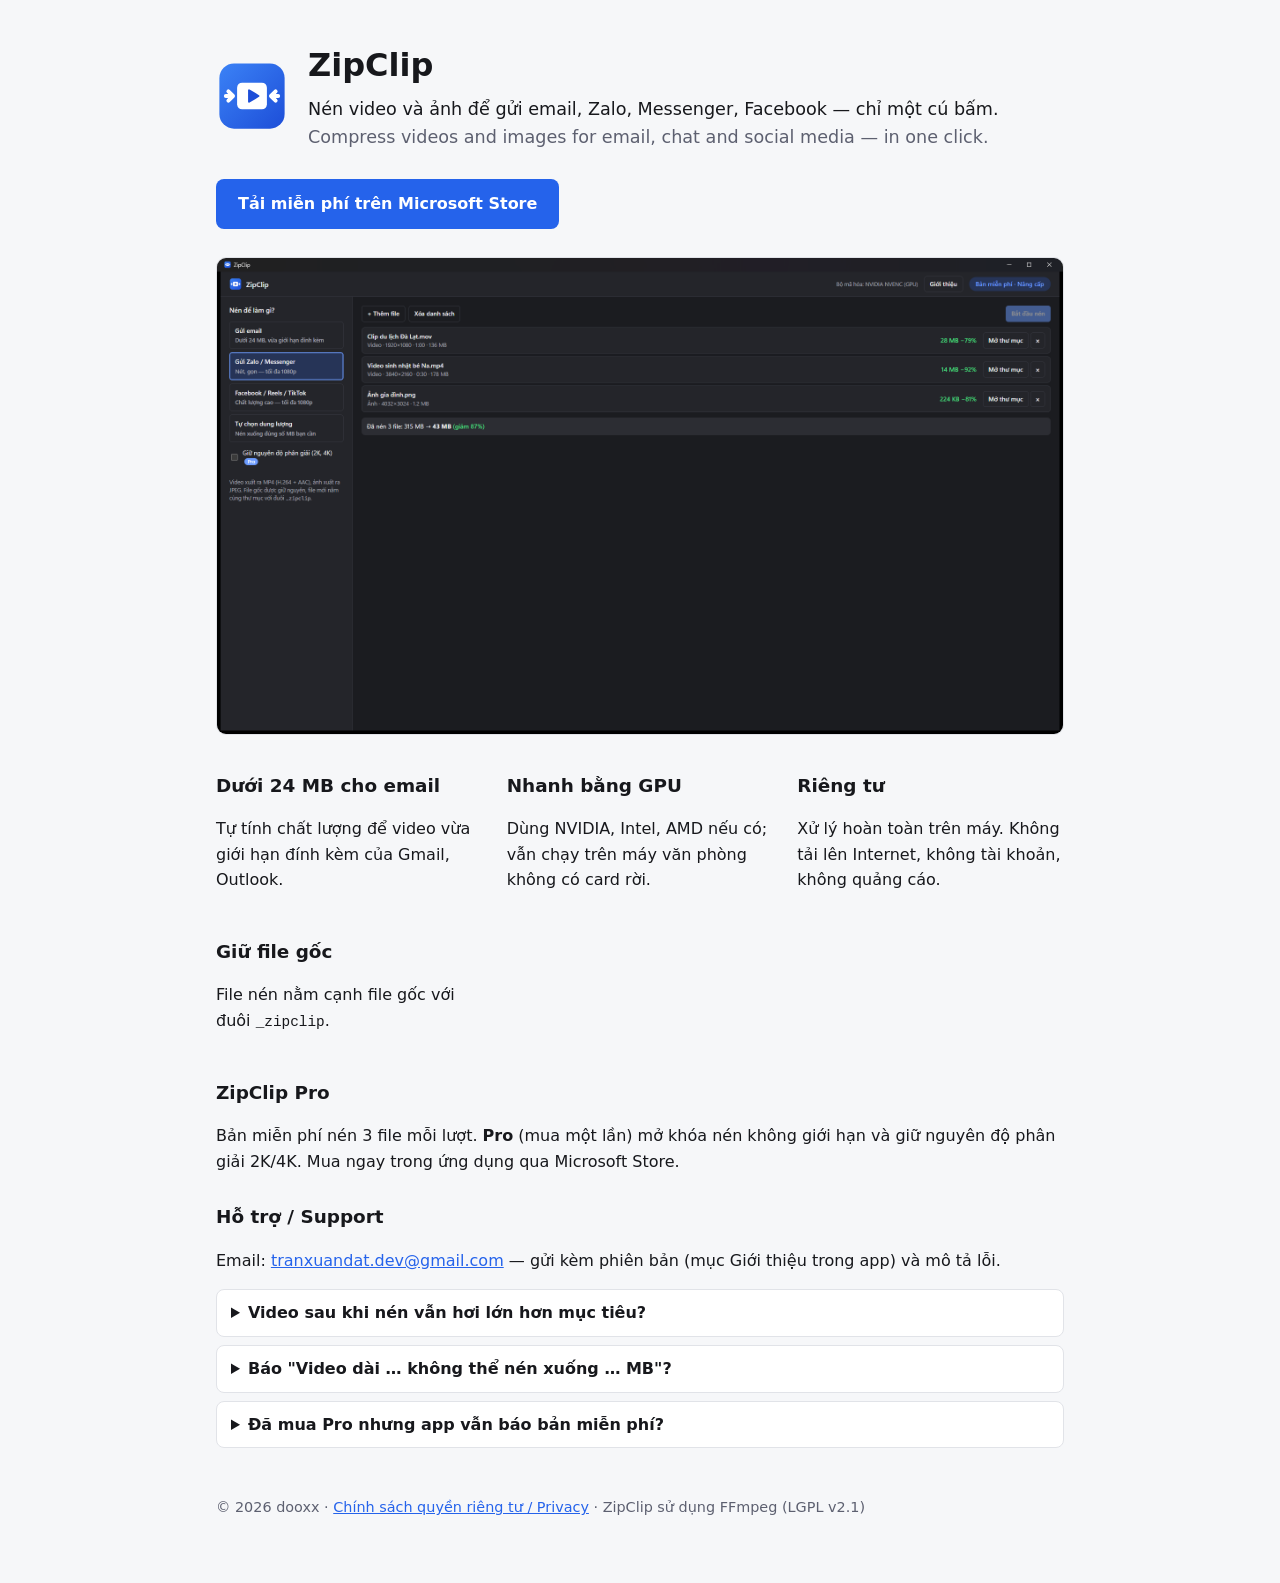
<file: index.html>
<!doctype html>
<html lang="vi">
<head>
  <meta charset="utf-8">
  <meta name="viewport" content="width=device-width, initial-scale=1">
  <title>ZipClip — Nén video, ảnh để gửi email, Zalo, Facebook</title>
  <meta name="description" content="Nén video và ảnh xuống dưới 24 MB để gửi email, Zalo, Messenger, Facebook. Chạy offline trên Windows, tăng tốc bằng card đồ họa.">
  <link rel="icon" href="app-icon.svg">
  <link rel="stylesheet" href="style.css">
</head>
<body>
  <main class="page">
    <header class="hero">
      <img src="app-icon.svg" alt="" width="72" height="72">
      <div>
        <h1>ZipClip</h1>
        <p class="lead">Nén video và ảnh để gửi email, Zalo, Messenger, Facebook — chỉ một cú bấm.</p>
        <p class="lead muted" lang="en">Compress videos and images for email, chat and social media — in one click.</p>
      </div>
    </header>

    <p class="cta">
      <a class="button" href="https://apps.microsoft.com/detail/9MW42WNGJGQQ">Tải miễn phí trên Microsoft Store</a>
    </p>

    <img class="shot" src="screenshots/vi-2-ket-qua.png" alt="ZipClip nén 3 file từ 315 MB xuống 43 MB">

    <section class="grid">
      <div><h2>Dưới 24 MB cho email</h2><p>Tự tính chất lượng để video vừa giới hạn đính kèm của Gmail, Outlook.</p></div>
      <div><h2>Nhanh bằng GPU</h2><p>Dùng NVIDIA, Intel, AMD nếu có; vẫn chạy trên máy văn phòng không có card rời.</p></div>
      <div><h2>Riêng tư</h2><p>Xử lý hoàn toàn trên máy. Không tải lên Internet, không tài khoản, không quảng cáo.</p></div>
      <div><h2>Giữ file gốc</h2><p>File nén nằm cạnh file gốc với đuôi <code>_zipclip</code>.</p></div>
    </section>

    <section>
      <h2>ZipClip Pro</h2>
      <p>Bản miễn phí nén 3 file mỗi lượt. <strong>Pro</strong> (mua một lần) mở khóa nén không giới hạn và giữ nguyên độ phân giải 2K/4K. Mua ngay trong ứng dụng qua Microsoft Store.</p>
    </section>

    <section id="support">
      <h2>Hỗ trợ / Support</h2>
      <p>Email: <a href="mailto:tranxuandat.dev@gmail.com">tranxuandat.dev@gmail.com</a> — gửi kèm phiên bản (mục Giới thiệu trong app) và mô tả lỗi.</p>
      <details>
        <summary>Video sau khi nén vẫn hơi lớn hơn mục tiêu?</summary>
        <p>Chọn "Tự chọn dung lượng" và đặt thấp hơn 1–2 MB. Video rất nhiều chi tiết (mưa, lá cây, nhiễu) khó nén hơn.</p>
      </details>
      <details>
        <summary>Báo "Video dài … không thể nén xuống … MB"?</summary>
        <p>Video quá dài so với dung lượng mục tiêu sẽ bị vỡ hình. Hãy chọn dung lượng lớn hơn hoặc cắt ngắn video.</p>
      </details>
      <details>
        <summary>Đã mua Pro nhưng app vẫn báo bản miễn phí?</summary>
        <p>Đăng nhập Microsoft Store bằng đúng tài khoản đã mua, mở lại ZipClip. Vẫn lỗi thì gửi email cho chúng tôi.</p>
      </details>
    </section>

    <footer class="muted">
      © 2026 dooxx · <a href="privacy.html">Chính sách quyền riêng tư / Privacy</a> · ZipClip sử dụng FFmpeg (LGPL v2.1)
    </footer>
  </main>
</body>
</html>
</file>
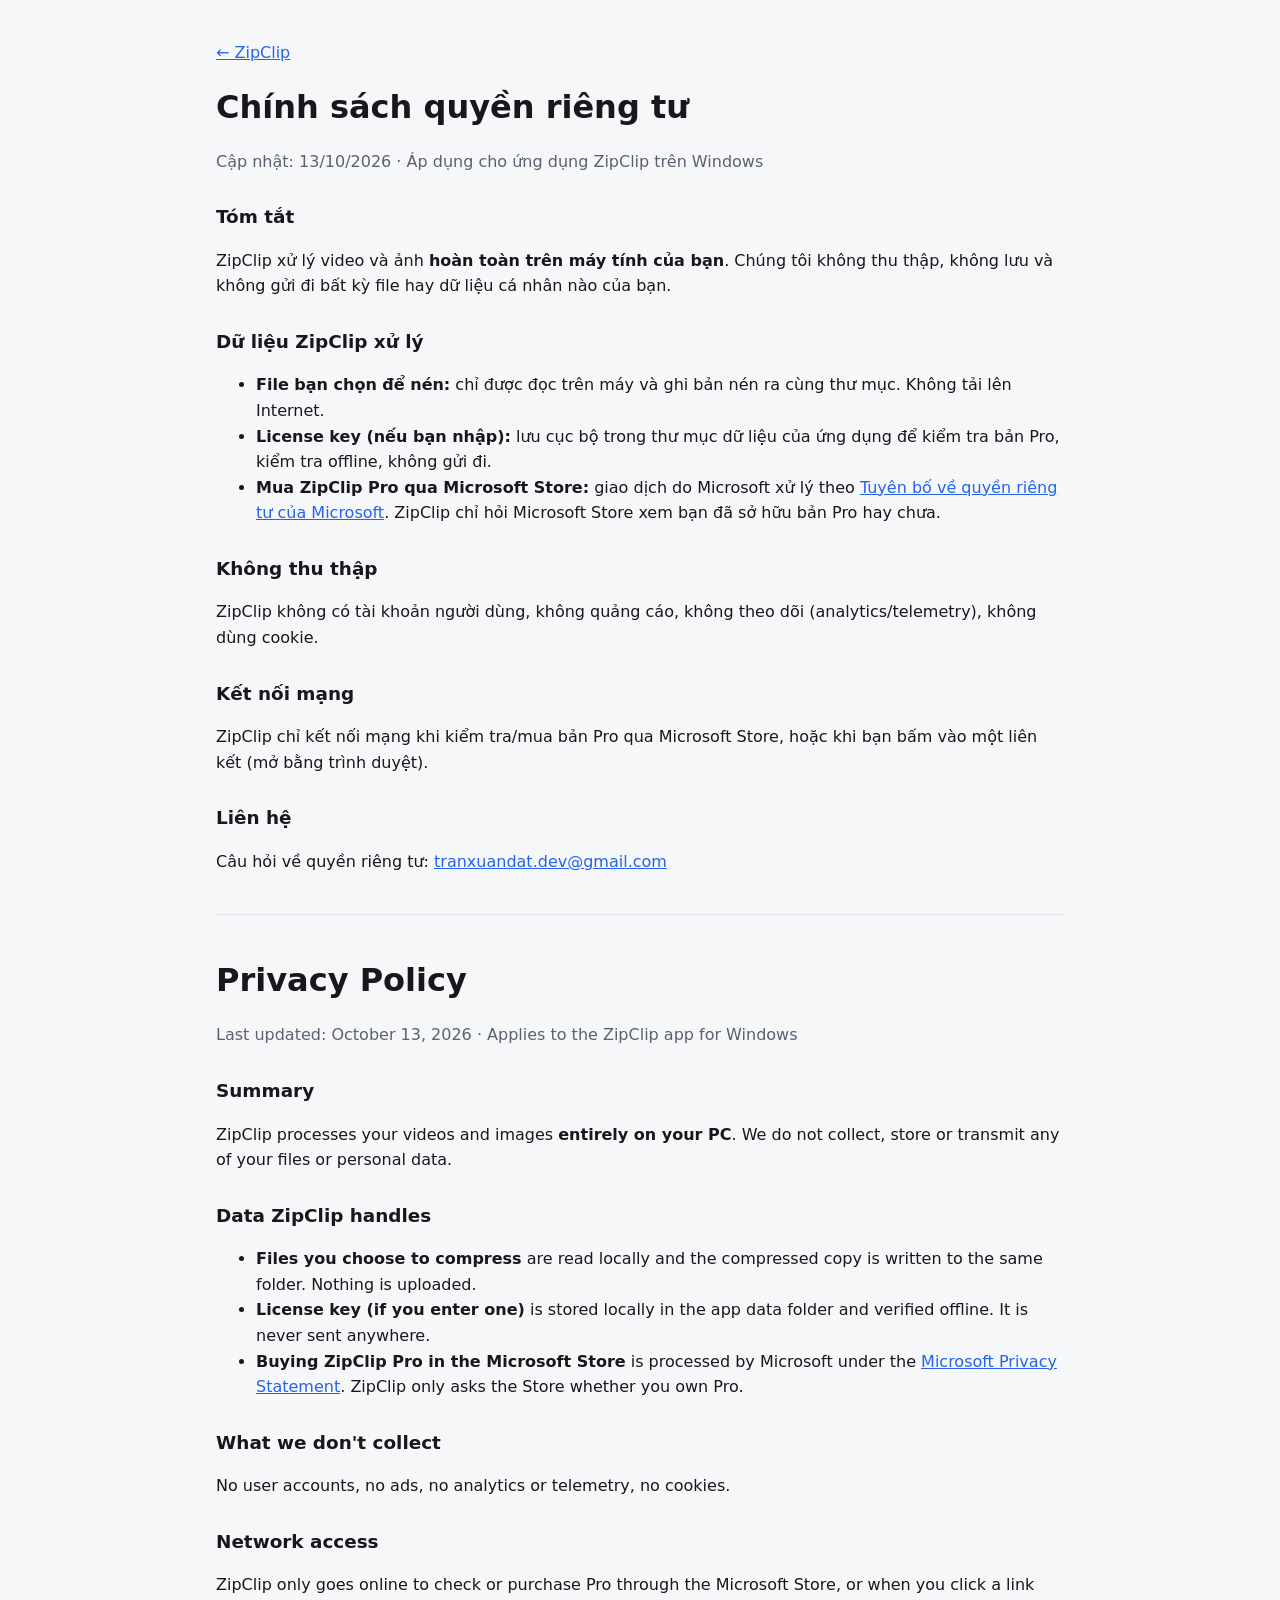
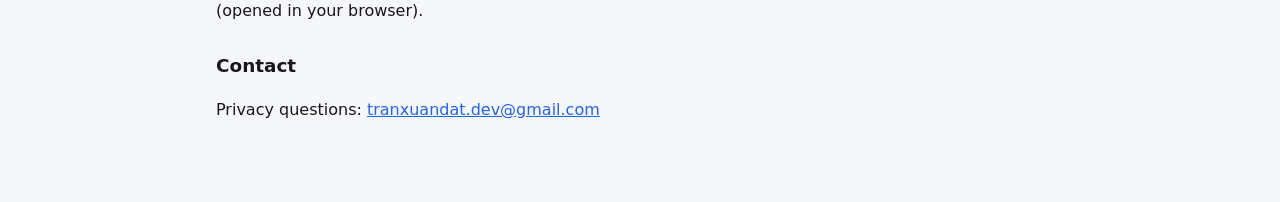
<file: privacy.html>
<!doctype html>
<html lang="vi">
<head>
  <meta charset="utf-8">
  <meta name="viewport" content="width=device-width, initial-scale=1">
  <title>ZipClip — Chính sách quyền riêng tư / Privacy Policy</title>
  <link rel="icon" href="app-icon.svg">
  <link rel="stylesheet" href="style.css">
</head>
<body>
  <main class="page">
    <a class="back" href="./">← ZipClip</a>
    <h1>Chính sách quyền riêng tư</h1>
    <p class="muted">Cập nhật: 13/10/2026 · Áp dụng cho ứng dụng ZipClip trên Windows</p>

    <h2>Tóm tắt</h2>
    <p>ZipClip xử lý video và ảnh <strong>hoàn toàn trên máy tính của bạn</strong>. Chúng tôi không thu thập, không lưu và không gửi đi bất kỳ file hay dữ liệu cá nhân nào của bạn.</p>

    <h2>Dữ liệu ZipClip xử lý</h2>
    <ul>
      <li><strong>File bạn chọn để nén:</strong> chỉ được đọc trên máy và ghi bản nén ra cùng thư mục. Không tải lên Internet.</li>
      <li><strong>License key (nếu bạn nhập):</strong> lưu cục bộ trong thư mục dữ liệu của ứng dụng để kiểm tra bản Pro, kiểm tra offline, không gửi đi.</li>
      <li><strong>Mua ZipClip Pro qua Microsoft Store:</strong> giao dịch do Microsoft xử lý theo <a href="https://privacy.microsoft.com/privacystatement">Tuyên bố về quyền riêng tư của Microsoft</a>. ZipClip chỉ hỏi Microsoft Store xem bạn đã sở hữu bản Pro hay chưa.</li>
    </ul>

    <h2>Không thu thập</h2>
    <p>ZipClip không có tài khoản người dùng, không quảng cáo, không theo dõi (analytics/telemetry), không dùng cookie.</p>

    <h2>Kết nối mạng</h2>
    <p>ZipClip chỉ kết nối mạng khi kiểm tra/mua bản Pro qua Microsoft Store, hoặc khi bạn bấm vào một liên kết (mở bằng trình duyệt).</p>

    <h2>Liên hệ</h2>
    <p>Câu hỏi về quyền riêng tư: <a href="mailto:tranxuandat.dev@gmail.com">tranxuandat.dev@gmail.com</a></p>

    <hr>

    <h1 lang="en">Privacy Policy</h1>
    <div lang="en">
      <p class="muted">Last updated: October 13, 2026 · Applies to the ZipClip app for Windows</p>
      <h2>Summary</h2>
      <p>ZipClip processes your videos and images <strong>entirely on your PC</strong>. We do not collect, store or transmit any of your files or personal data.</p>
      <h2>Data ZipClip handles</h2>
      <ul>
        <li><strong>Files you choose to compress</strong> are read locally and the compressed copy is written to the same folder. Nothing is uploaded.</li>
        <li><strong>License key (if you enter one)</strong> is stored locally in the app data folder and verified offline. It is never sent anywhere.</li>
        <li><strong>Buying ZipClip Pro in the Microsoft Store</strong> is processed by Microsoft under the <a href="https://privacy.microsoft.com/privacystatement">Microsoft Privacy Statement</a>. ZipClip only asks the Store whether you own Pro.</li>
      </ul>
      <h2>What we don't collect</h2>
      <p>No user accounts, no ads, no analytics or telemetry, no cookies.</p>
      <h2>Network access</h2>
      <p>ZipClip only goes online to check or purchase Pro through the Microsoft Store, or when you click a link (opened in your browser).</p>
      <h2>Contact</h2>
      <p>Privacy questions: <a href="mailto:tranxuandat.dev@gmail.com">tranxuandat.dev@gmail.com</a></p>
    </div>
  </main>
</body>
</html>
</file>
<file: style.css>
:root {
  --bg: #f6f7f9;
  --surface: #ffffff;
  --text: #17181c;
  --muted: #5d6070;
  --border: #e1e3e8;
  --accent: #2563eb;
  color-scheme: light dark;
  font-family: "Segoe UI Variable Text", "Segoe UI", system-ui, -apple-system, sans-serif;
  line-height: 1.6;
}

@media (prefers-color-scheme: dark) {
  :root {
    --bg: #1b1c20;
    --surface: #24252a;
    --text: #eeeff2;
    --muted: #a2a4b0;
    --border: #383a42;
    --accent: #6c9cff;
  }
}

* { box-sizing: border-box; }

body {
  margin: 0;
  background: var(--bg);
  color: var(--text);
}

.page {
  max-width: 880px;
  margin: 0 auto;
  padding: 40px 16px 64px;
}

a { color: var(--accent); }

h1 { font-size: 2rem; margin: 0 0 4px; }
h2 { font-size: 1.15rem; margin: 28px 0 6px; }

.muted { color: var(--muted); }

.hero {
  display: flex;
  gap: 20px;
  align-items: center;
}

.hero img { border-radius: 16px; flex-shrink: 0; }

.lead { margin: 0; font-size: 1.1rem; }

.cta { margin: 28px 0; }

.button {
  display: inline-block;
  padding: 12px 22px;
  border-radius: 8px;
  background: var(--accent);
  color: #fff;
  font-weight: 600;
  text-decoration: none;
}

.shot {
  width: 100%;
  height: auto;
  border-radius: 10px;
  border: 1px solid var(--border);
}

.grid {
  display: grid;
  grid-template-columns: repeat(auto-fit, minmax(200px, 1fr));
  gap: 0 24px;
}

details {
  background: var(--surface);
  border: 1px solid var(--border);
  border-radius: 8px;
  padding: 10px 14px;
  margin: 8px 0;
}

summary { cursor: pointer; font-weight: 600; }

hr { border: none; border-top: 1px solid var(--border); margin: 40px 0; }

.back { display: inline-block; margin-bottom: 16px; }

footer { margin-top: 48px; font-size: 0.9rem; }

code { font-family: "Cascadia Mono", Consolas, monospace; font-size: 0.9em; }

@media (max-width: 560px) {
  .hero { flex-direction: column; align-items: flex-start; }
  h1 { font-size: 1.6rem; }
}
</file>
